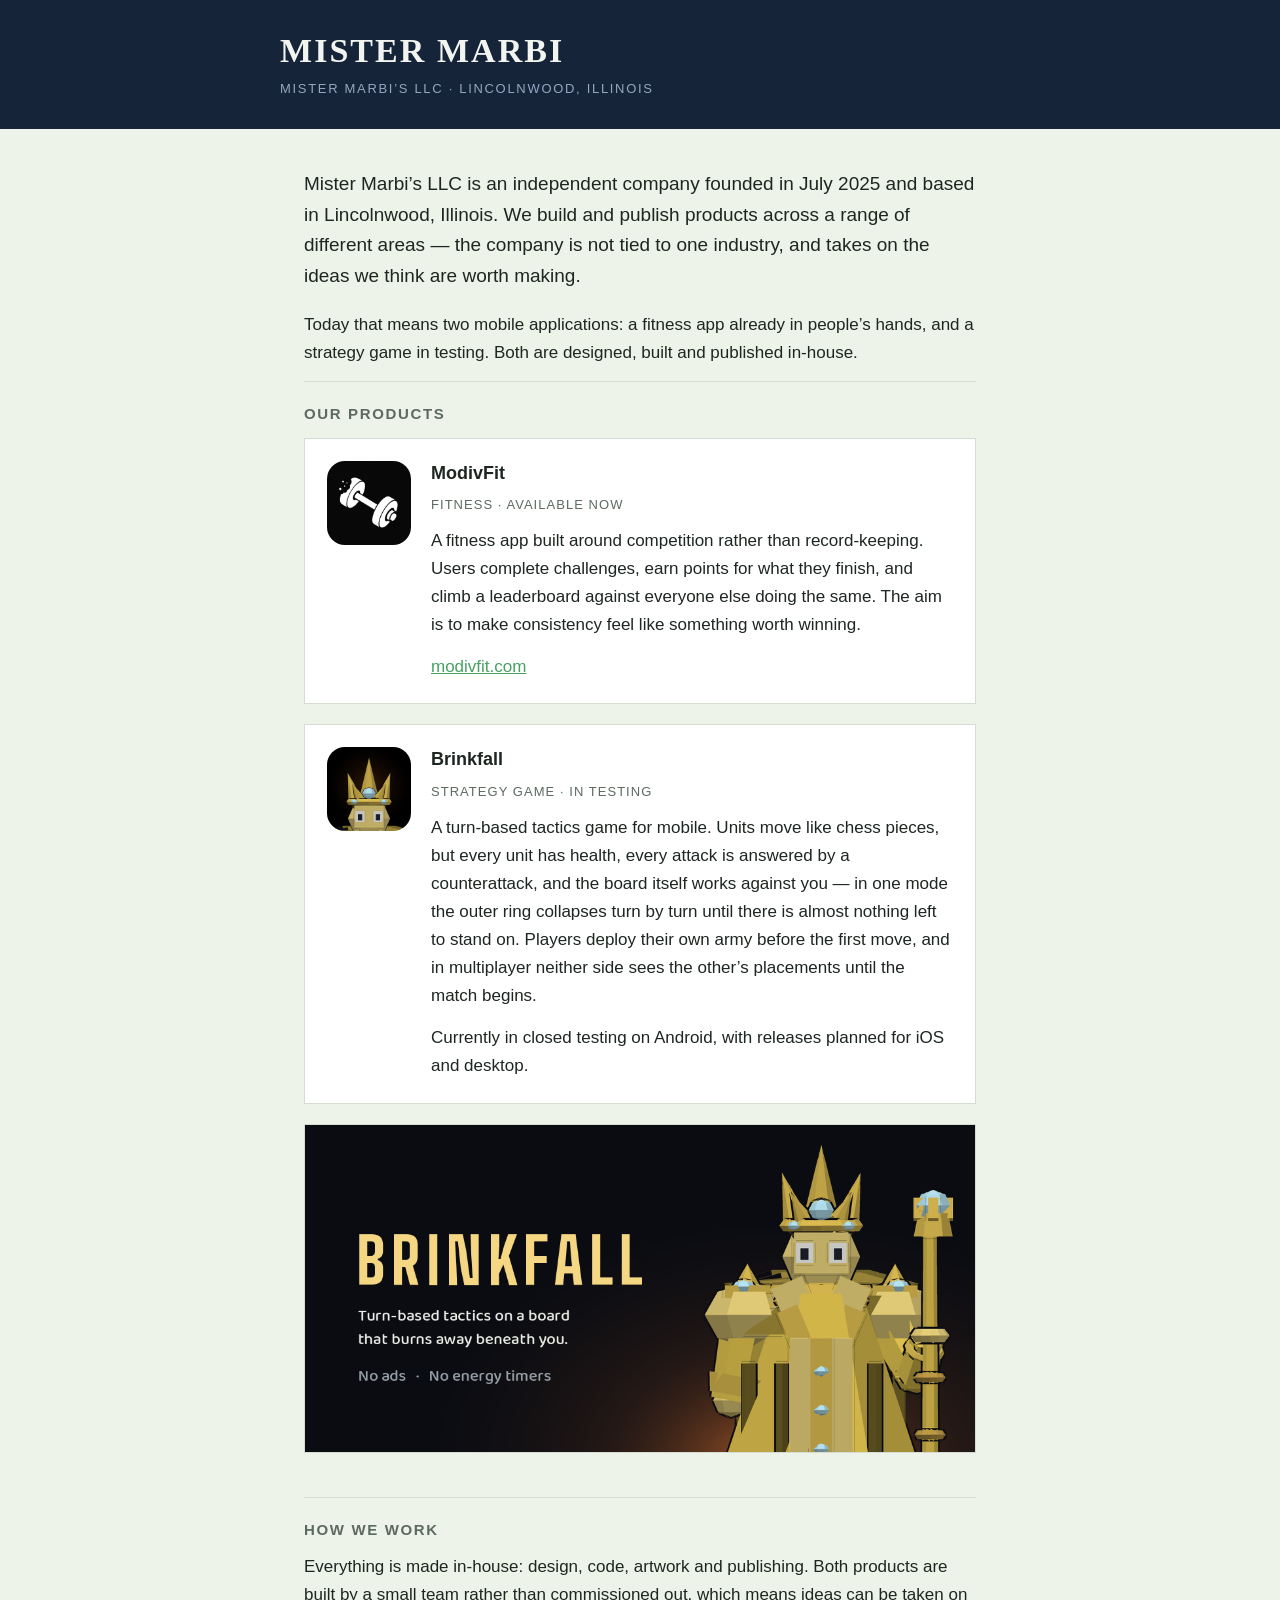
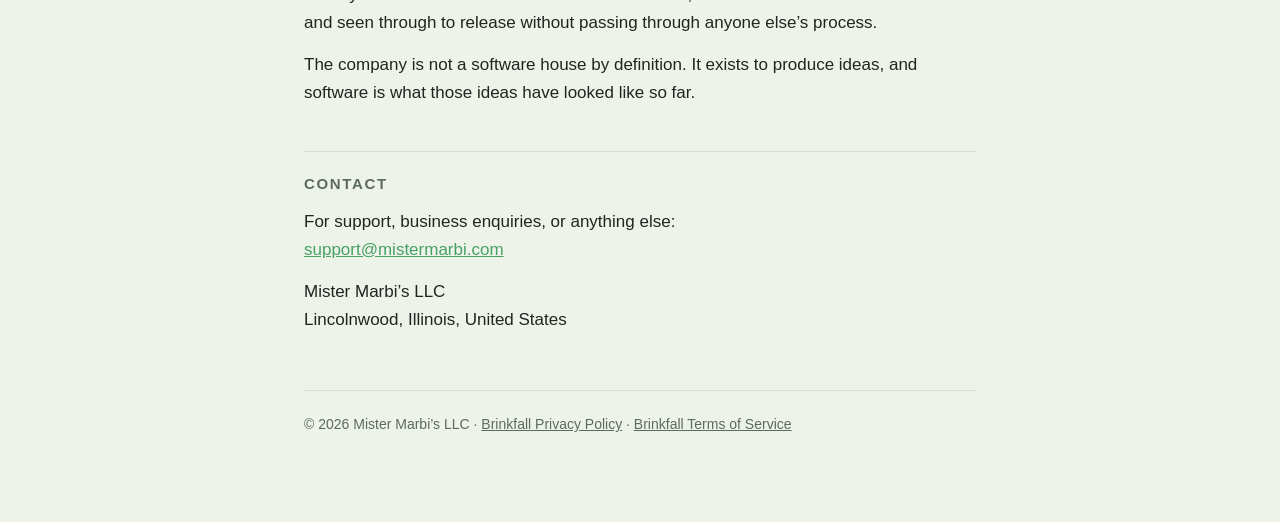
<file: index.html>
<!DOCTYPE html>
<html lang="en">
<head>
<meta charset="utf-8">
<meta name="viewport" content="width=device-width, initial-scale=1">
<title>Mister Marbi's LLC</title>
<meta name="description" content="Mister Marbi's LLC is an independent company in Lincolnwood, Illinois, building products across a range of areas. Makers of ModivFit and Brinkfall.">
<link rel="stylesheet" href="style.css">
</head>
<body>

<header>
  <div class="bar">
    <h1 class="wordmark">MISTER MARBI</h1>
    <p class="doctype">Mister Marbi&rsquo;s LLC &middot; Lincolnwood, Illinois</p>
  </div>
</header>

<main>

<p class="lede">Mister Marbi&rsquo;s LLC is an independent company founded in
July 2025 and based in Lincolnwood, Illinois. We build and publish products
across a range of different areas &mdash; the company is not tied to one
industry, and takes on the ideas we think are worth making.</p>

<p>Today that means two mobile applications: a fitness app already in
people&rsquo;s hands, and a strategy game in testing. Both are designed,
built and published in-house.</p>

<h2>Our products</h2>

<div class="product">
  <img src="modivfit.png" alt="ModivFit app icon" class="badge">
  <div class="product-body">
    <h3>ModivFit</h3>
    <p class="tag">Fitness &middot; Available now</p>
    <p>A fitness app built around competition rather than record-keeping.
    Users complete challenges, earn points for what they finish, and climb a
    leaderboard against everyone else doing the same. The aim is to make
    consistency feel like something worth winning.</p>
    <p><a href="https://modivfit.com">modivfit.com</a></p>
  </div>
</div>

<div class="product">
  <img src="brinkfall.png" alt="Brinkfall app icon" class="badge">
  <div class="product-body">
    <h3>Brinkfall</h3>
    <p class="tag">Strategy game &middot; In testing</p>
    <p>A turn-based tactics game for mobile. Units move like chess pieces,
    but every unit has health, every attack is answered by a counterattack,
    and the board itself works against you &mdash; in one mode the outer ring
    collapses turn by turn until there is almost nothing left to stand on.
    Players deploy their own army before the first move, and in multiplayer
    neither side sees the other&rsquo;s placements until the match begins.</p>
    <p>Currently in closed testing on Android, with releases planned for iOS
    and desktop.</p>
  </div>
</div>

<img src="brinkfall-wide.png" alt="Brinkfall" class="shot">

<h2>How we work</h2>

<p>Everything is made in-house: design, code, artwork and publishing. Both
products are built by a small team rather than commissioned out, which means
ideas can be taken on and seen through to release without passing through
anyone else&rsquo;s process.</p>

<p>The company is not a software house by definition. It exists to produce
ideas, and software is what those ideas have looked like so far.</p>

<h2>Contact</h2>

<p>For support, business enquiries, or anything else:<br>
<a href="mailto:support@mistermarbi.com">support@mistermarbi.com</a></p>

<p>Mister Marbi&rsquo;s LLC<br>
Lincolnwood, Illinois, United States</p>

<footer>
  <p>&copy; 2026 Mister Marbi&rsquo;s LLC &middot;
     <a href="privacy.html">Brinkfall Privacy Policy</a> &middot;
     <a href="terms.html">Brinkfall Terms of Service</a></p>
</footer>

</main>
</body>
</html>
</file>
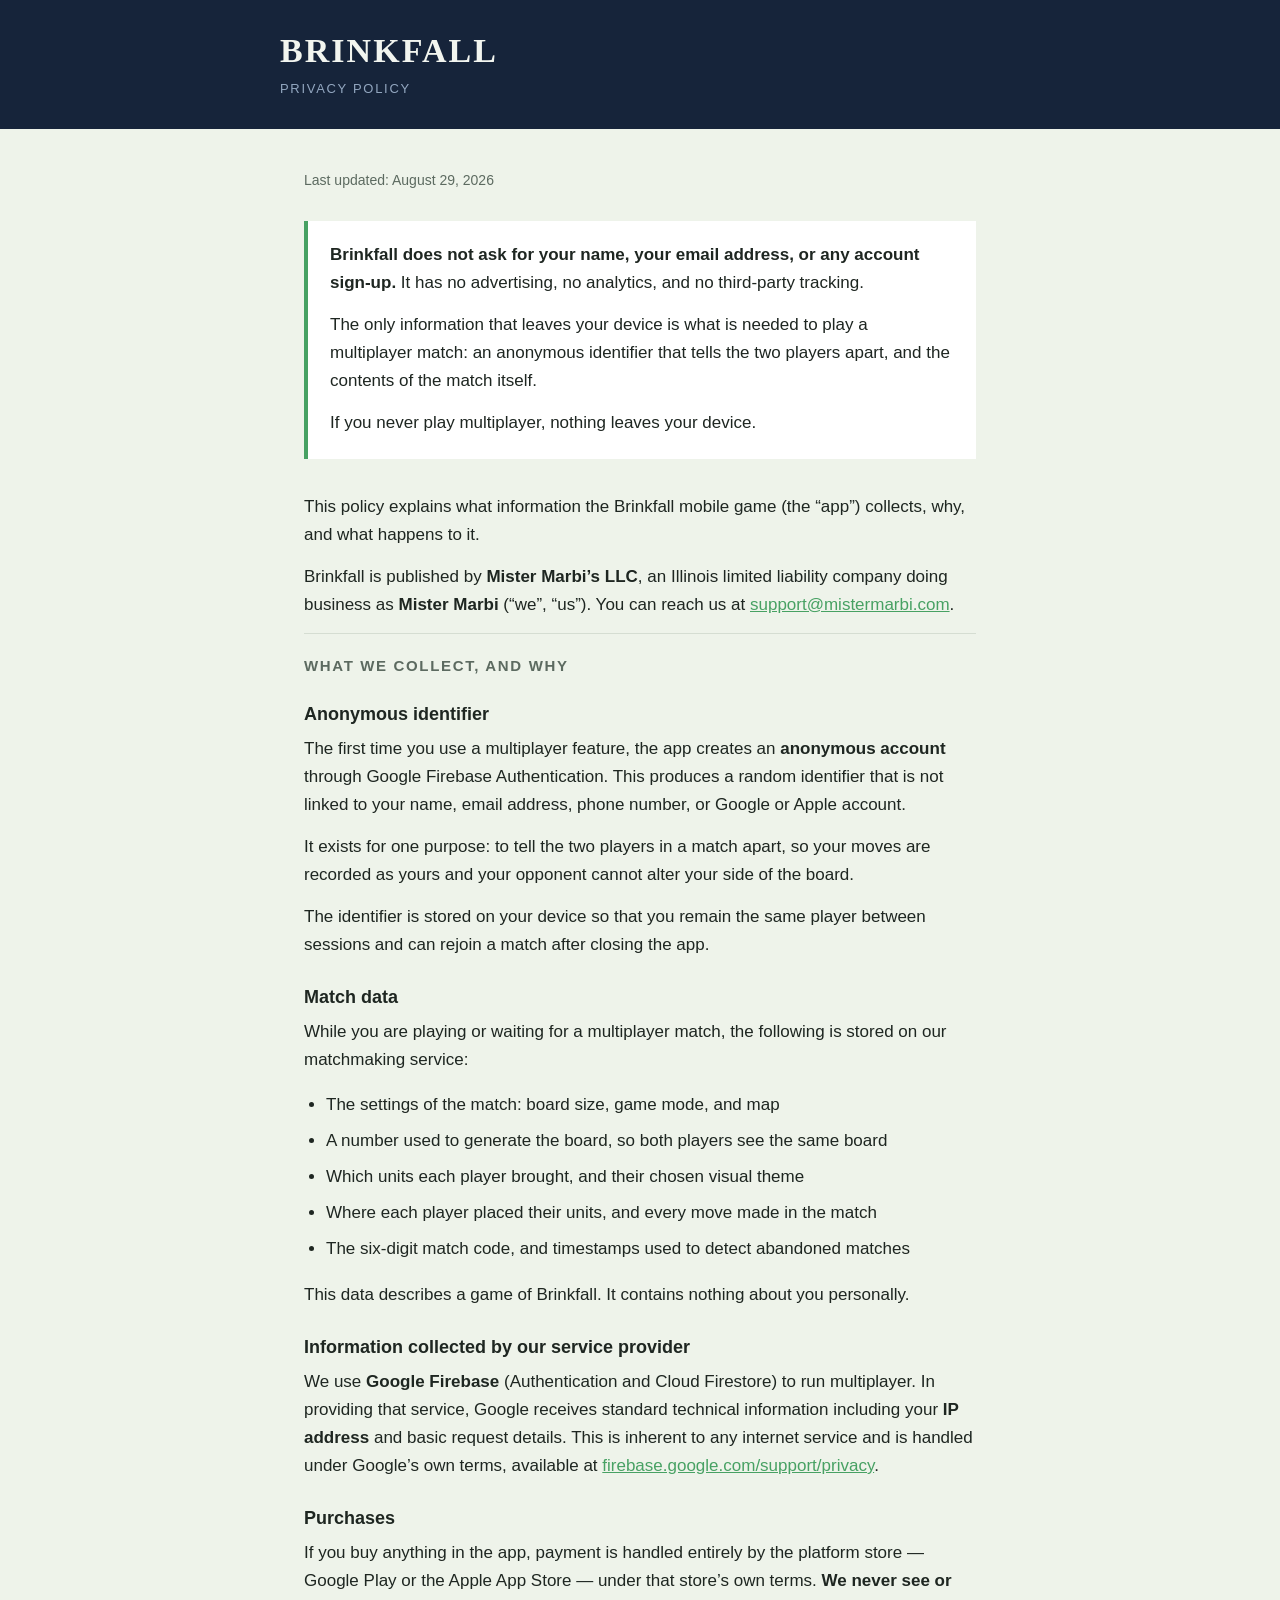
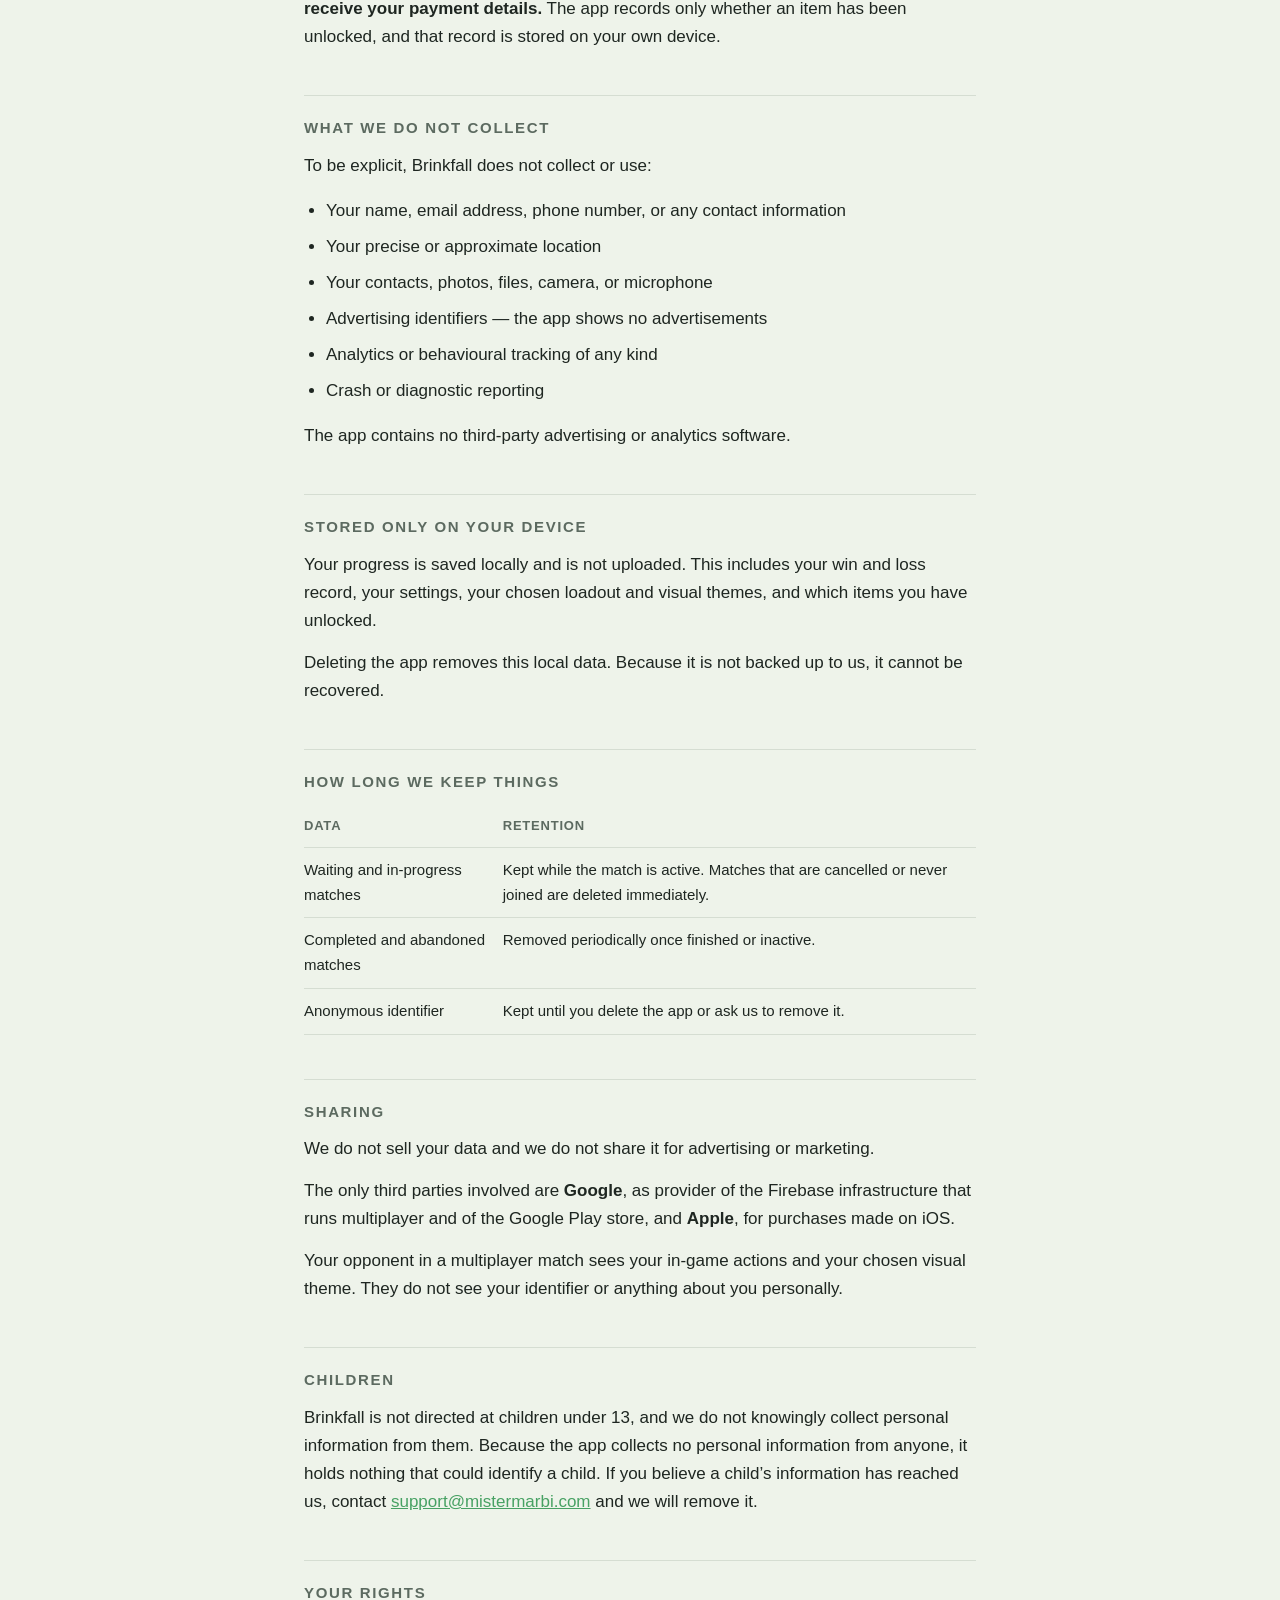
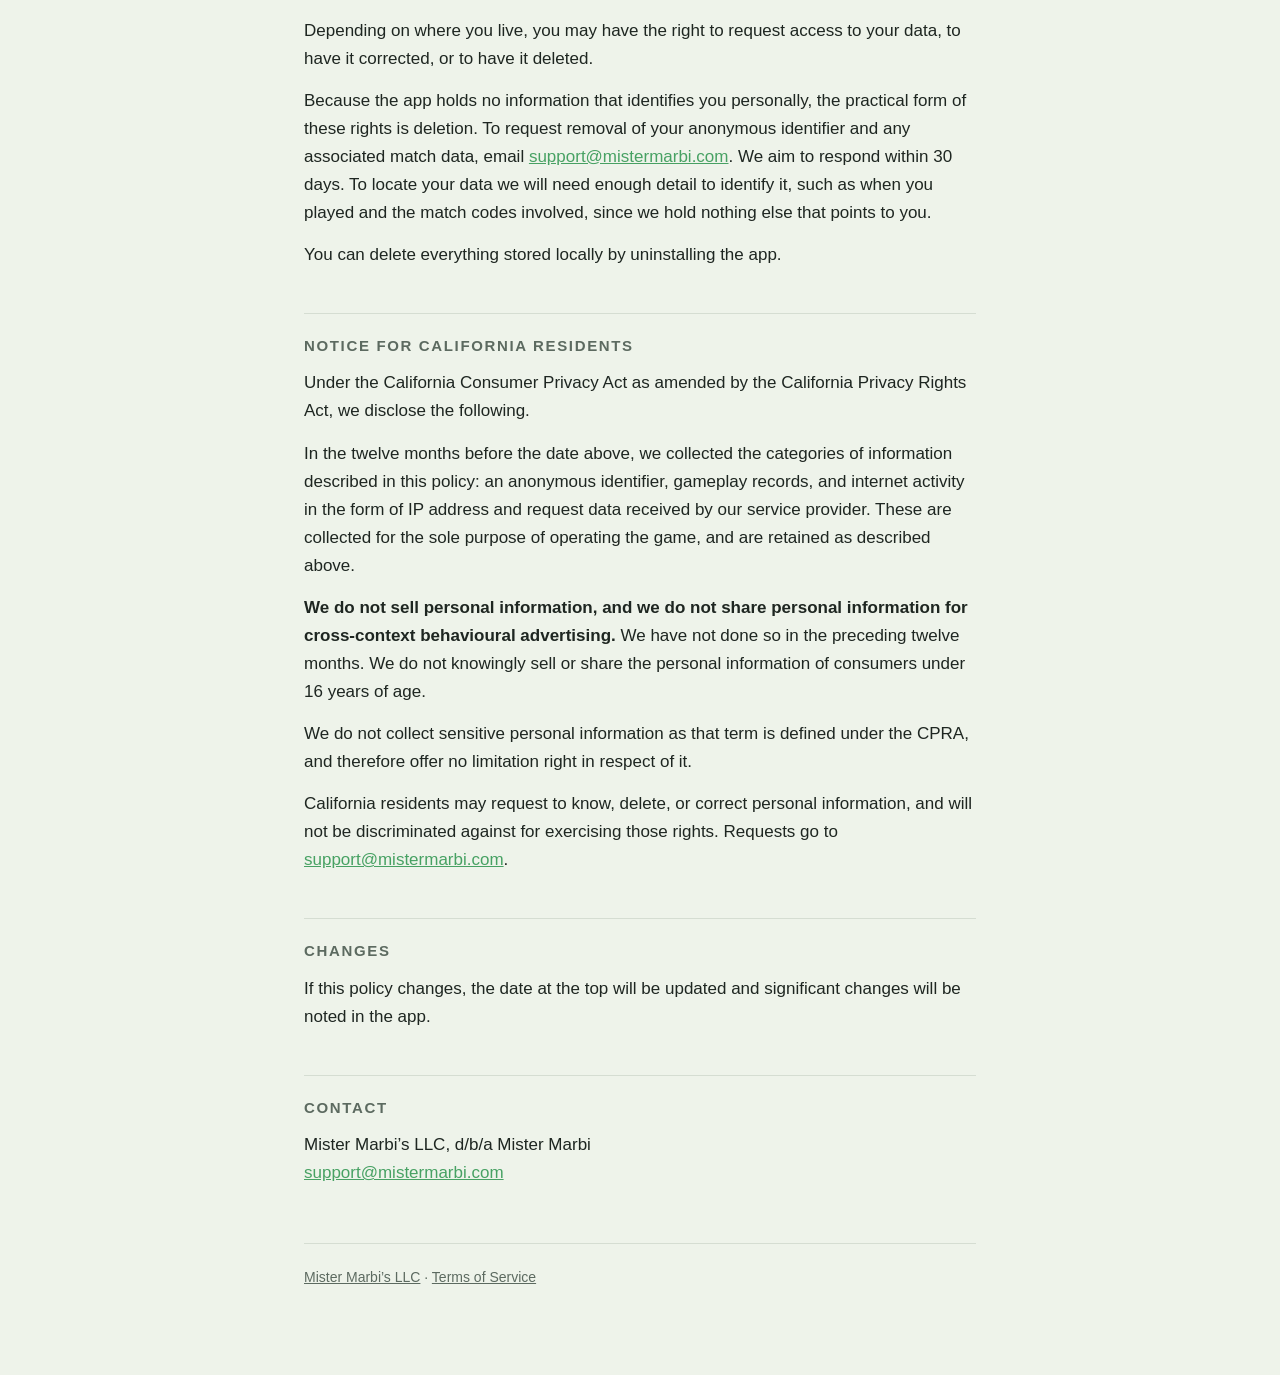
<file: privacy.html>
<!DOCTYPE html>
<html lang="en">
<head>
<meta charset="utf-8">
<meta name="viewport" content="width=device-width, initial-scale=1">
<title>Privacy Policy — Brinkfall</title>
<meta name="description" content="Privacy policy for the Brinkfall mobile game by Mister Marbi's LLC.">
<link rel="stylesheet" href="style.css">
</head>
<body>

<header>
  <div class="bar">
    <h1 class="wordmark"><a href="index.html">BRINKFALL</a></h1>
    <p class="doctype">Privacy Policy</p>
  </div>
</header>

<main>

<p class="updated">Last updated: August 29, 2026</p>

<div class="summary">
  <p><strong>Brinkfall does not ask for your name, your email address, or any
  account sign-up.</strong> It has no advertising, no analytics, and no
  third-party tracking.</p>
  <p>The only information that leaves your device is what is needed to play a
  multiplayer match: an anonymous identifier that tells the two players
  apart, and the contents of the match itself.</p>
  <p>If you never play multiplayer, nothing leaves your device.</p>
</div>

<p>This policy explains what information the Brinkfall mobile game (the
&ldquo;app&rdquo;) collects, why, and what happens to it.</p>

<p>Brinkfall is published by <strong>Mister Marbi&rsquo;s LLC</strong>, an
Illinois limited liability company doing business as <strong>Mister
Marbi</strong> (&ldquo;we&rdquo;, &ldquo;us&rdquo;). You can reach us at
<a href="mailto:support@mistermarbi.com">support@mistermarbi.com</a>.</p>

<h2>What we collect, and why</h2>

<h3>Anonymous identifier</h3>
<p>The first time you use a multiplayer feature, the app creates an
<strong>anonymous account</strong> through Google Firebase Authentication.
This produces a random identifier that is not linked to your name, email
address, phone number, or Google or Apple account.</p>
<p>It exists for one purpose: to tell the two players in a match apart, so
your moves are recorded as yours and your opponent cannot alter your side of
the board.</p>
<p>The identifier is stored on your device so that you remain the same player
between sessions and can rejoin a match after closing the app.</p>

<h3>Match data</h3>
<p>While you are playing or waiting for a multiplayer match, the following is
stored on our matchmaking service:</p>
<ul>
  <li>The settings of the match: board size, game mode, and map</li>
  <li>A number used to generate the board, so both players see the same board</li>
  <li>Which units each player brought, and their chosen visual theme</li>
  <li>Where each player placed their units, and every move made in the match</li>
  <li>The six-digit match code, and timestamps used to detect abandoned matches</li>
</ul>
<p>This data describes a game of Brinkfall. It contains nothing about you
personally.</p>

<h3>Information collected by our service provider</h3>
<p>We use <strong>Google Firebase</strong> (Authentication and Cloud
Firestore) to run multiplayer. In providing that service, Google receives
standard technical information including your <strong>IP address</strong> and
basic request details. This is inherent to any internet service and is
handled under Google&rsquo;s own terms, available at
<a href="https://firebase.google.com/support/privacy">firebase.google.com/support/privacy</a>.</p>

<h3>Purchases</h3>
<p>If you buy anything in the app, payment is handled entirely by the platform
store &mdash; Google Play or the Apple App Store &mdash; under that
store&rsquo;s own terms. <strong>We never see or receive your payment
details.</strong> The app records only whether an item has been unlocked, and
that record is stored on your own device.</p>

<h2>What we do not collect</h2>
<p>To be explicit, Brinkfall does not collect or use:</p>
<ul>
  <li>Your name, email address, phone number, or any contact information</li>
  <li>Your precise or approximate location</li>
  <li>Your contacts, photos, files, camera, or microphone</li>
  <li>Advertising identifiers &mdash; the app shows no advertisements</li>
  <li>Analytics or behavioural tracking of any kind</li>
  <li>Crash or diagnostic reporting</li>
</ul>
<p>The app contains no third-party advertising or analytics software.</p>

<h2>Stored only on your device</h2>
<p>Your progress is saved locally and is not uploaded. This includes your win
and loss record, your settings, your chosen loadout and visual themes, and
which items you have unlocked.</p>
<p>Deleting the app removes this local data. Because it is not backed up to
us, it cannot be recovered.</p>

<h2>How long we keep things</h2>
<table>
  <tr><th>Data</th><th>Retention</th></tr>
  <tr>
    <td>Waiting and in-progress matches</td>
    <td>Kept while the match is active. Matches that are cancelled or never
    joined are deleted immediately.</td>
  </tr>
  <tr>
    <td>Completed and abandoned matches</td>
    <td>Removed periodically once finished or inactive.</td>
  </tr>
  <tr>
    <td>Anonymous identifier</td>
    <td>Kept until you delete the app or ask us to remove it.</td>
  </tr>
</table>

<h2>Sharing</h2>
<p>We do not sell your data and we do not share it for advertising or
marketing.</p>
<p>The only third parties involved are <strong>Google</strong>, as provider of
the Firebase infrastructure that runs multiplayer and of the Google Play
store, and <strong>Apple</strong>, for purchases made on iOS.</p>
<p>Your opponent in a multiplayer match sees your in-game actions and your
chosen visual theme. They do not see your identifier or anything about you
personally.</p>

<h2>Children</h2>
<p>Brinkfall is not directed at children under 13, and we do not knowingly
collect personal information from them. Because the app collects no personal
information from anyone, it holds nothing that could identify a child. If you
believe a child&rsquo;s information has reached us, contact
<a href="mailto:support@mistermarbi.com">support@mistermarbi.com</a>
and we will remove it.</p>

<h2>Your rights</h2>
<p>Depending on where you live, you may have the right to request access to
your data, to have it corrected, or to have it deleted.</p>
<p>Because the app holds no information that identifies you personally, the
practical form of these rights is deletion. To request removal of your
anonymous identifier and any associated match data, email
<a href="mailto:support@mistermarbi.com">support@mistermarbi.com</a>.
We aim to respond within 30 days. To locate your data we will need enough
detail to identify it, such as when you played and the match codes involved,
since we hold nothing else that points to you.</p>
<p>You can delete everything stored locally by uninstalling the app.</p>

<h2>Notice for California residents</h2>
<p>Under the California Consumer Privacy Act as amended by the California
Privacy Rights Act, we disclose the following.</p>
<p>In the twelve months before the date above, we collected the categories of
information described in this policy: an anonymous identifier, gameplay
records, and internet activity in the form of IP address and request data
received by our service provider. These are collected for the sole purpose of
operating the game, and are retained as described above.</p>
<p><strong>We do not sell personal information, and we do not share personal
information for cross-context behavioural advertising.</strong> We have not
done so in the preceding twelve months. We do not knowingly sell or share the
personal information of consumers under 16 years of age.</p>
<p>We do not collect sensitive personal information as that term is defined
under the CPRA, and therefore offer no limitation right in respect of it.</p>
<p>California residents may request to know, delete, or correct personal
information, and will not be discriminated against for exercising those
rights. Requests go to
<a href="mailto:support@mistermarbi.com">support@mistermarbi.com</a>.</p>

<h2>Changes</h2>
<p>If this policy changes, the date at the top will be updated and significant
changes will be noted in the app.</p>

<h2>Contact</h2>
<p>Mister Marbi&rsquo;s LLC, d/b/a Mister Marbi<br>
<a href="mailto:support@mistermarbi.com">support@mistermarbi.com</a></p>

<footer>
  <p><a href="index.html">Mister Marbi&rsquo;s LLC</a> &middot;
     <a href="terms.html">Terms of Service</a></p>
</footer>

</main>
</body>
</html>
</file>
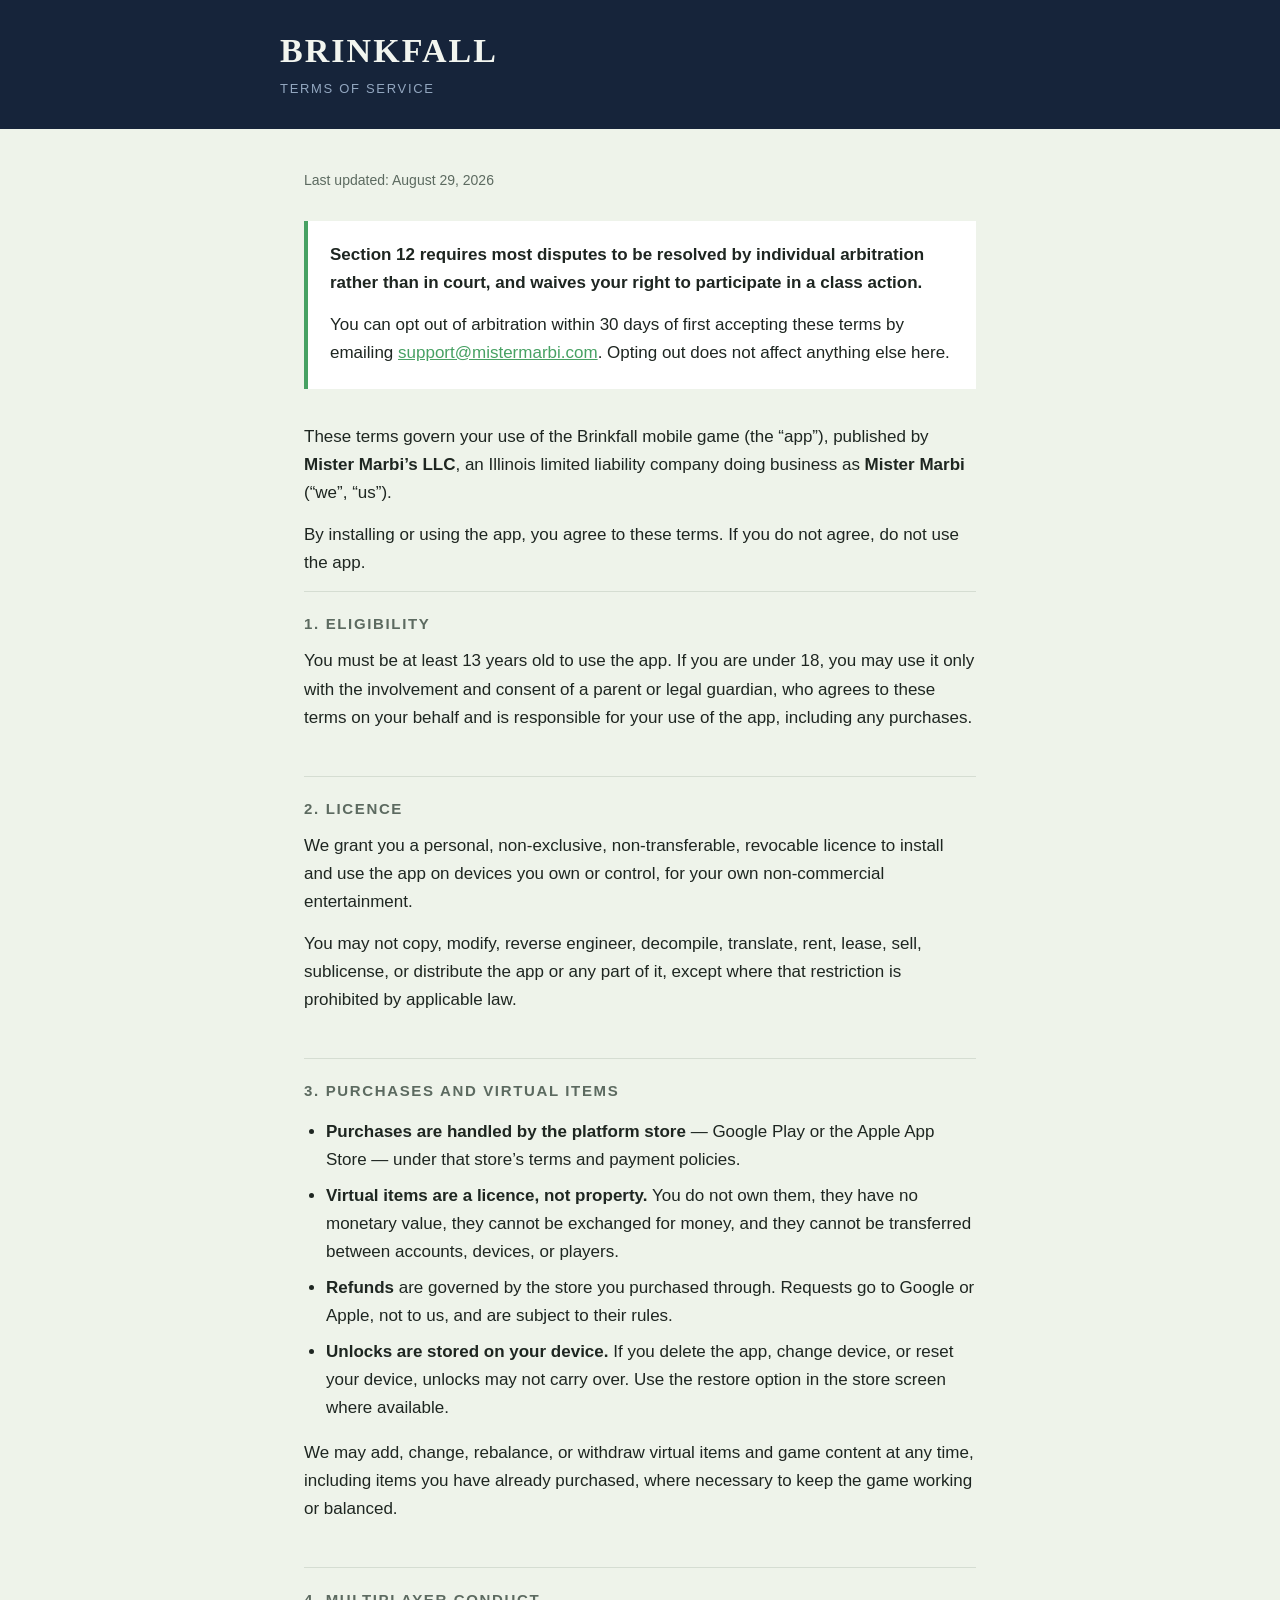
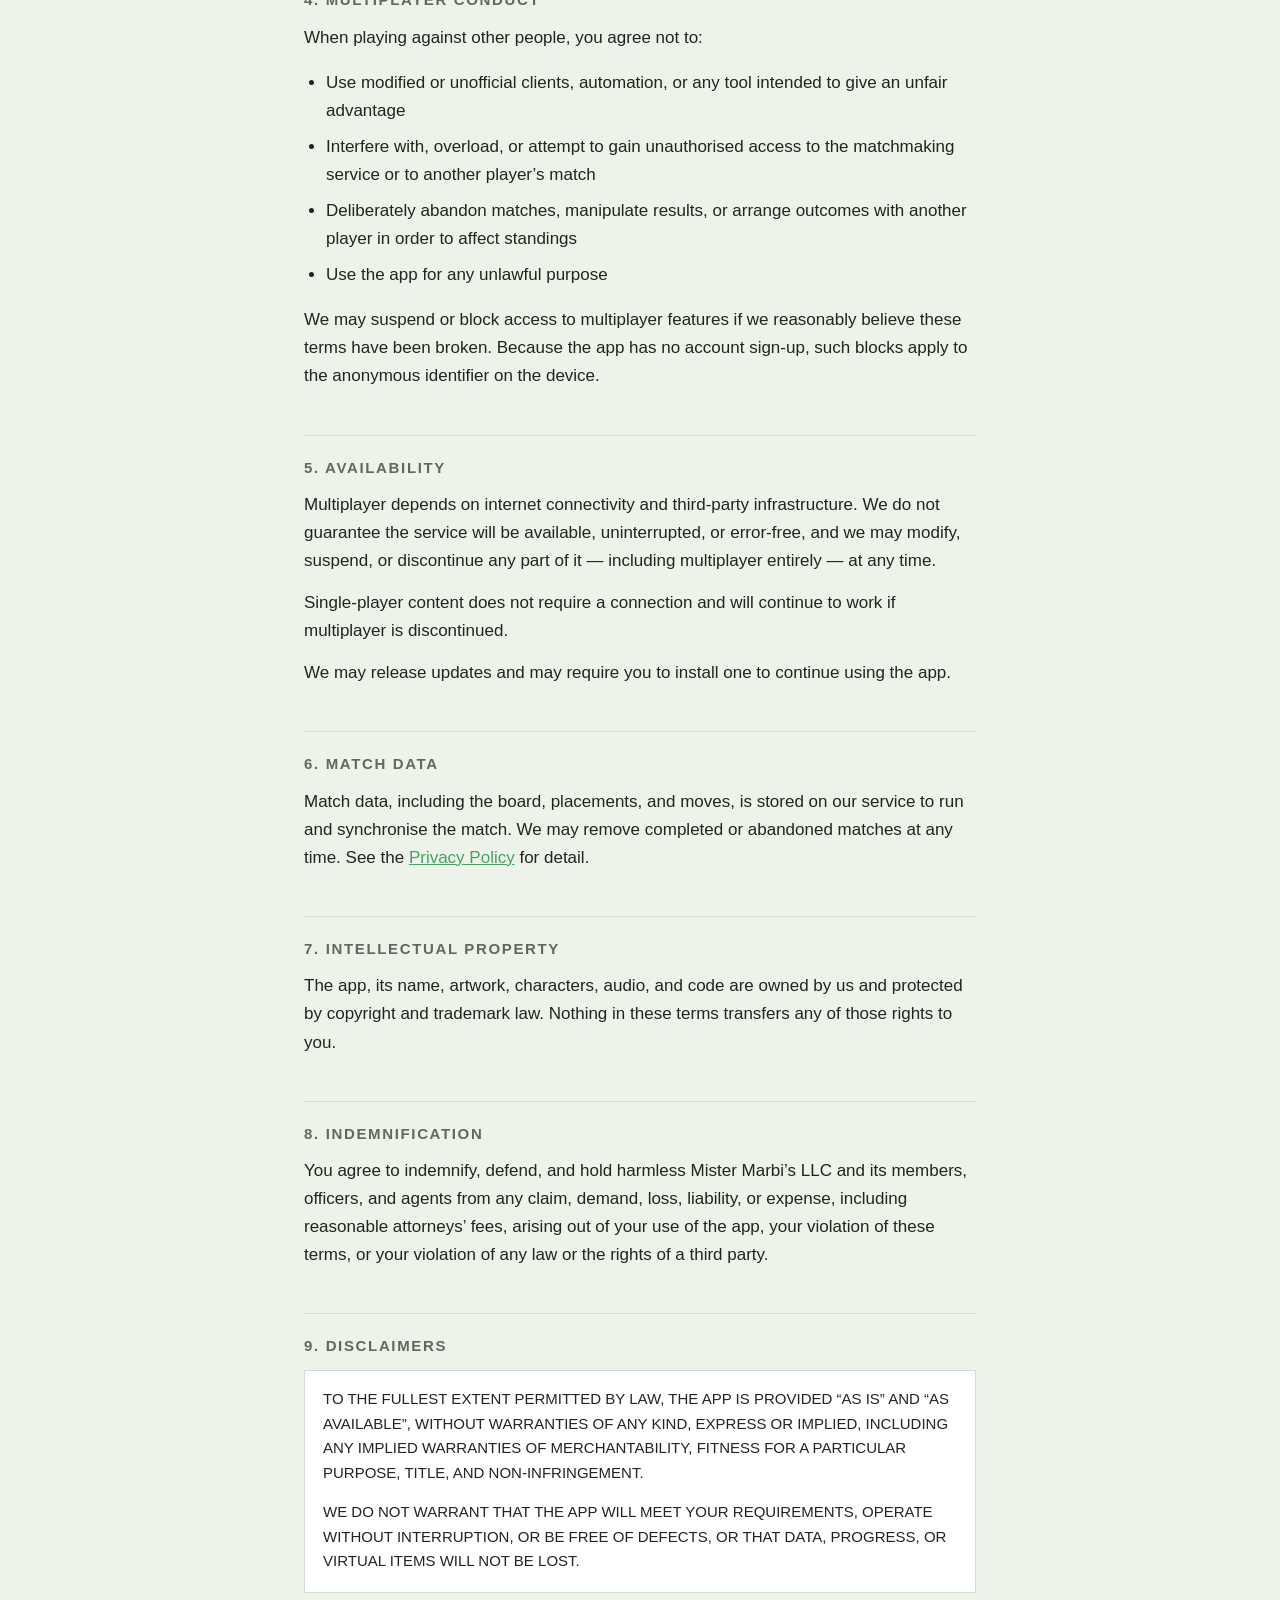
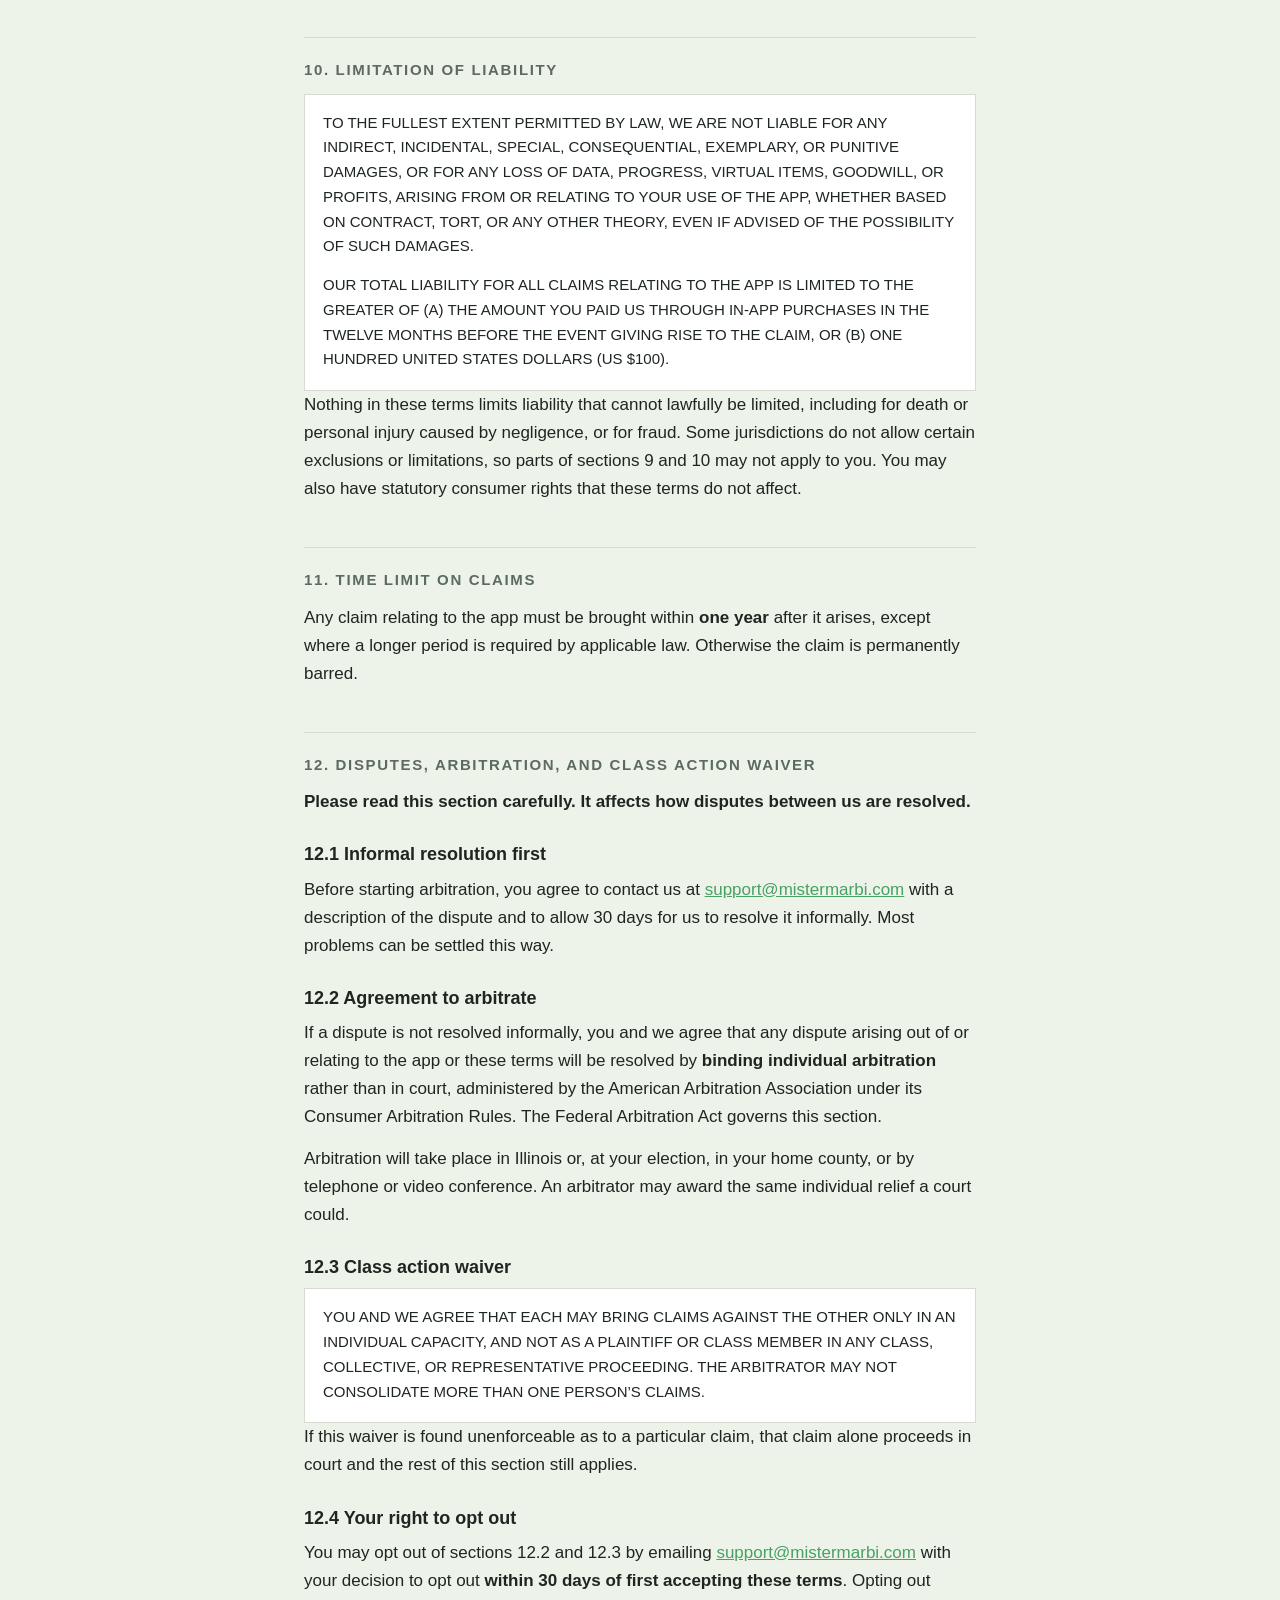
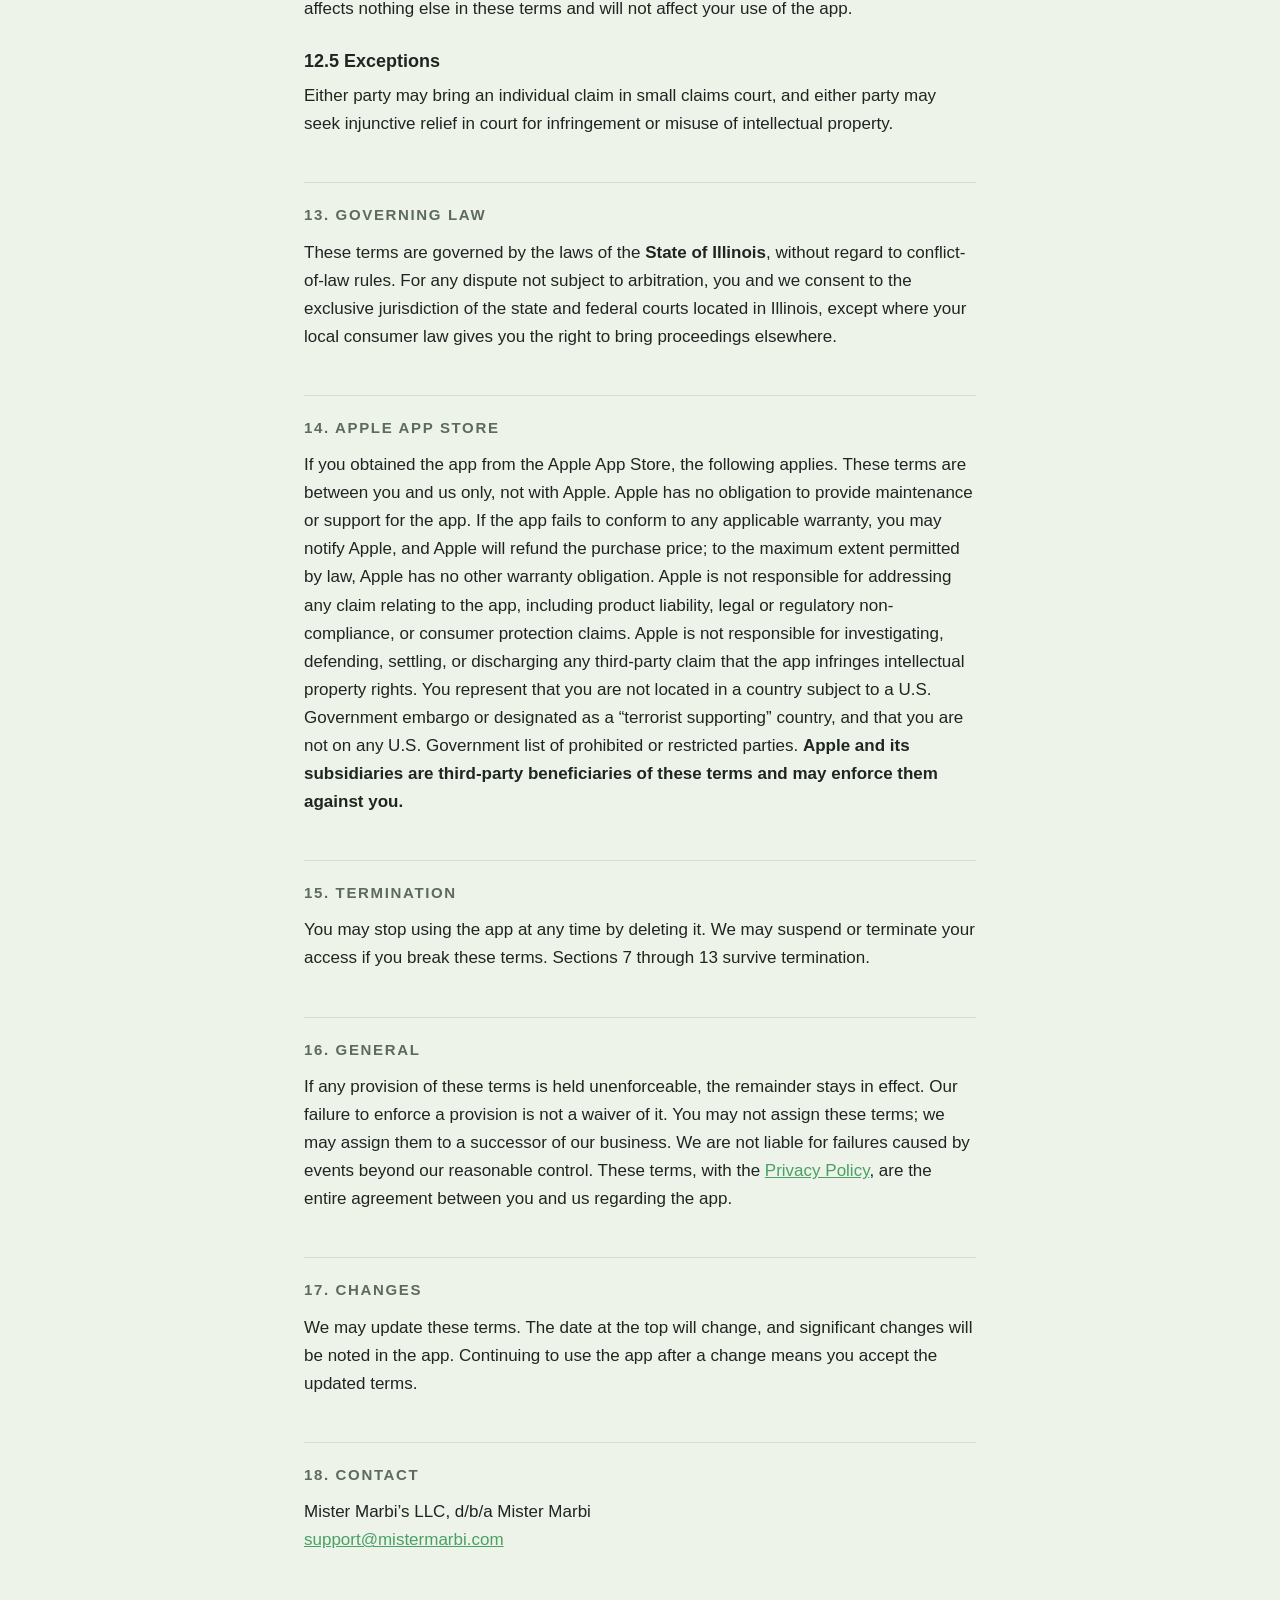
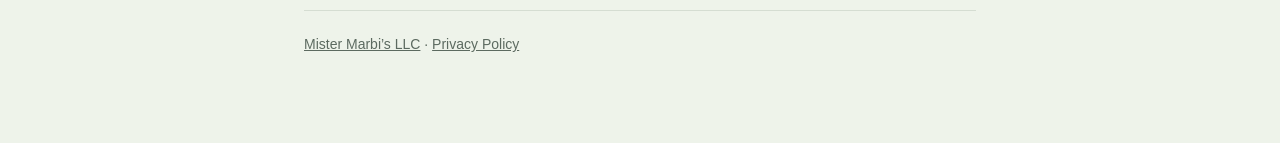
<file: terms.html>
<!DOCTYPE html>
<html lang="en">
<head>
<meta charset="utf-8">
<meta name="viewport" content="width=device-width, initial-scale=1">
<title>Terms of Service — Brinkfall</title>
<meta name="description" content="Terms of service for the Brinkfall mobile game by Mister Marbi's LLC.">
<link rel="stylesheet" href="style.css">
</head>
<body>

<header>
  <div class="bar">
    <h1 class="wordmark"><a href="index.html">BRINKFALL</a></h1>
    <p class="doctype">Terms of Service</p>
  </div>
</header>

<main>

<p class="updated">Last updated: August 29, 2026</p>

<div class="summary">
  <p><strong>Section 12 requires most disputes to be resolved by individual
  arbitration rather than in court, and waives your right to participate in a
  class action.</strong></p>
  <p>You can opt out of arbitration within 30 days of first accepting these
  terms by emailing
  <a href="mailto:support@mistermarbi.com">support@mistermarbi.com</a>.
  Opting out does not affect anything else here.</p>
</div>

<p>These terms govern your use of the Brinkfall mobile game (the
&ldquo;app&rdquo;), published by <strong>Mister Marbi&rsquo;s LLC</strong>, an
Illinois limited liability company doing business as <strong>Mister
Marbi</strong> (&ldquo;we&rdquo;, &ldquo;us&rdquo;).</p>

<p>By installing or using the app, you agree to these terms. If you do not
agree, do not use the app.</p>

<h2>1. Eligibility</h2>
<p>You must be at least 13 years old to use the app. If you are under 18, you
may use it only with the involvement and consent of a parent or legal
guardian, who agrees to these terms on your behalf and is responsible for
your use of the app, including any purchases.</p>

<h2>2. Licence</h2>
<p>We grant you a personal, non-exclusive, non-transferable, revocable licence
to install and use the app on devices you own or control, for your own
non-commercial entertainment.</p>
<p>You may not copy, modify, reverse engineer, decompile, translate, rent,
lease, sell, sublicense, or distribute the app or any part of it, except
where that restriction is prohibited by applicable law.</p>

<h2>3. Purchases and virtual items</h2>
<ul>
  <li><strong>Purchases are handled by the platform store</strong> &mdash;
  Google Play or the Apple App Store &mdash; under that store&rsquo;s terms
  and payment policies.</li>
  <li><strong>Virtual items are a licence, not property.</strong> You do not
  own them, they have no monetary value, they cannot be exchanged for money,
  and they cannot be transferred between accounts, devices, or players.</li>
  <li><strong>Refunds</strong> are governed by the store you purchased
  through. Requests go to Google or Apple, not to us, and are subject to
  their rules.</li>
  <li><strong>Unlocks are stored on your device.</strong> If you delete the
  app, change device, or reset your device, unlocks may not carry over. Use
  the restore option in the store screen where available.</li>
</ul>
<p>We may add, change, rebalance, or withdraw virtual items and game content
at any time, including items you have already purchased, where necessary to
keep the game working or balanced.</p>

<h2>4. Multiplayer conduct</h2>
<p>When playing against other people, you agree not to:</p>
<ul>
  <li>Use modified or unofficial clients, automation, or any tool intended to
  give an unfair advantage</li>
  <li>Interfere with, overload, or attempt to gain unauthorised access to the
  matchmaking service or to another player&rsquo;s match</li>
  <li>Deliberately abandon matches, manipulate results, or arrange outcomes
  with another player in order to affect standings</li>
  <li>Use the app for any unlawful purpose</li>
</ul>
<p>We may suspend or block access to multiplayer features if we reasonably
believe these terms have been broken. Because the app has no account sign-up,
such blocks apply to the anonymous identifier on the device.</p>

<h2>5. Availability</h2>
<p>Multiplayer depends on internet connectivity and third-party
infrastructure. We do not guarantee the service will be available,
uninterrupted, or error-free, and we may modify, suspend, or discontinue any
part of it &mdash; including multiplayer entirely &mdash; at any time.</p>
<p>Single-player content does not require a connection and will continue to
work if multiplayer is discontinued.</p>
<p>We may release updates and may require you to install one to continue
using the app.</p>

<h2>6. Match data</h2>
<p>Match data, including the board, placements, and moves, is stored on our
service to run and synchronise the match. We may remove completed or
abandoned matches at any time. See the
<a href="privacy.html">Privacy Policy</a> for detail.</p>

<h2>7. Intellectual property</h2>
<p>The app, its name, artwork, characters, audio, and code are owned by us and
protected by copyright and trademark law. Nothing in these terms transfers
any of those rights to you.</p>

<h2>8. Indemnification</h2>
<p>You agree to indemnify, defend, and hold harmless Mister Marbi&rsquo;s LLC
and its members, officers, and agents from any claim, demand, loss,
liability, or expense, including reasonable attorneys&rsquo; fees, arising
out of your use of the app, your violation of these terms, or your violation
of any law or the rights of a third party.</p>

<h2>9. Disclaimers</h2>
<div class="caps">
  <p>TO THE FULLEST EXTENT PERMITTED BY LAW, THE APP IS PROVIDED
  &ldquo;AS IS&rdquo; AND &ldquo;AS AVAILABLE&rdquo;, WITHOUT WARRANTIES OF
  ANY KIND, EXPRESS OR IMPLIED, INCLUDING ANY IMPLIED WARRANTIES OF
  MERCHANTABILITY, FITNESS FOR A PARTICULAR PURPOSE, TITLE, AND
  NON-INFRINGEMENT.</p>
  <p>WE DO NOT WARRANT THAT THE APP WILL MEET YOUR REQUIREMENTS, OPERATE
  WITHOUT INTERRUPTION, OR BE FREE OF DEFECTS, OR THAT DATA, PROGRESS, OR
  VIRTUAL ITEMS WILL NOT BE LOST.</p>
</div>

<h2>10. Limitation of liability</h2>
<div class="caps">
  <p>TO THE FULLEST EXTENT PERMITTED BY LAW, WE ARE NOT LIABLE FOR ANY
  INDIRECT, INCIDENTAL, SPECIAL, CONSEQUENTIAL, EXEMPLARY, OR PUNITIVE
  DAMAGES, OR FOR ANY LOSS OF DATA, PROGRESS, VIRTUAL ITEMS, GOODWILL, OR
  PROFITS, ARISING FROM OR RELATING TO YOUR USE OF THE APP, WHETHER BASED ON
  CONTRACT, TORT, OR ANY OTHER THEORY, EVEN IF ADVISED OF THE POSSIBILITY OF
  SUCH DAMAGES.</p>
  <p>OUR TOTAL LIABILITY FOR ALL CLAIMS RELATING TO THE APP IS LIMITED TO THE
  GREATER OF (A) THE AMOUNT YOU PAID US THROUGH IN-APP PURCHASES IN THE
  TWELVE MONTHS BEFORE THE EVENT GIVING RISE TO THE CLAIM, OR (B) ONE HUNDRED
  UNITED STATES DOLLARS (US $100).</p>
</div>
<p>Nothing in these terms limits liability that cannot lawfully be limited,
including for death or personal injury caused by negligence, or for fraud.
Some jurisdictions do not allow certain exclusions or limitations, so parts
of sections 9 and 10 may not apply to you. You may also have statutory
consumer rights that these terms do not affect.</p>

<h2>11. Time limit on claims</h2>
<p>Any claim relating to the app must be brought within <strong>one year</strong>
after it arises, except where a longer period is required by applicable law.
Otherwise the claim is permanently barred.</p>

<h2>12. Disputes, arbitration, and class action waiver</h2>
<p><strong>Please read this section carefully. It affects how disputes between
us are resolved.</strong></p>

<h3>12.1 Informal resolution first</h3>
<p>Before starting arbitration, you agree to contact us at
<a href="mailto:support@mistermarbi.com">support@mistermarbi.com</a>
with a description of the dispute and to allow 30 days for us to resolve it
informally. Most problems can be settled this way.</p>

<h3>12.2 Agreement to arbitrate</h3>
<p>If a dispute is not resolved informally, you and we agree that any dispute
arising out of or relating to the app or these terms will be resolved by
<strong>binding individual arbitration</strong> rather than in court,
administered by the American Arbitration Association under its Consumer
Arbitration Rules. The Federal Arbitration Act governs this section.</p>
<p>Arbitration will take place in Illinois or, at your election, in your home
county, or by telephone or video conference. An arbitrator may award the same
individual relief a court could.</p>

<h3>12.3 Class action waiver</h3>
<div class="caps">
  <p>YOU AND WE AGREE THAT EACH MAY BRING CLAIMS AGAINST THE OTHER ONLY IN AN
  INDIVIDUAL CAPACITY, AND NOT AS A PLAINTIFF OR CLASS MEMBER IN ANY CLASS,
  COLLECTIVE, OR REPRESENTATIVE PROCEEDING. THE ARBITRATOR MAY NOT CONSOLIDATE
  MORE THAN ONE PERSON&rsquo;S CLAIMS.</p>
</div>
<p>If this waiver is found unenforceable as to a particular claim, that claim
alone proceeds in court and the rest of this section still applies.</p>

<h3>12.4 Your right to opt out</h3>
<p>You may opt out of sections 12.2 and 12.3 by emailing
<a href="mailto:support@mistermarbi.com">support@mistermarbi.com</a>
with your decision to opt out <strong>within 30 days of first accepting these
terms</strong>. Opting out affects nothing else in these terms and will not
affect your use of the app.</p>

<h3>12.5 Exceptions</h3>
<p>Either party may bring an individual claim in small claims court, and
either party may seek injunctive relief in court for infringement or misuse
of intellectual property.</p>

<h2>13. Governing law</h2>
<p>These terms are governed by the laws of the <strong>State of
Illinois</strong>, without regard to conflict-of-law rules. For any dispute
not subject to arbitration, you and we consent to the exclusive jurisdiction
of the state and federal courts located in Illinois, except where your local
consumer law gives you the right to bring proceedings elsewhere.</p>

<h2>14. Apple App Store</h2>
<p>If you obtained the app from the Apple App Store, the following applies.
These terms are between you and us only, not with Apple. Apple has no
obligation to provide maintenance or support for the app. If the app fails to
conform to any applicable warranty, you may notify Apple, and Apple will
refund the purchase price; to the maximum extent permitted by law, Apple has
no other warranty obligation. Apple is not responsible for addressing any
claim relating to the app, including product liability, legal or regulatory
non-compliance, or consumer protection claims. Apple is not responsible for
investigating, defending, settling, or discharging any third-party claim that
the app infringes intellectual property rights. You represent that you are
not located in a country subject to a U.S. Government embargo or designated
as a &ldquo;terrorist supporting&rdquo; country, and that you are not on any
U.S. Government list of prohibited or restricted parties.
<strong>Apple and its subsidiaries are third-party beneficiaries of these
terms and may enforce them against you.</strong></p>

<h2>15. Termination</h2>
<p>You may stop using the app at any time by deleting it. We may suspend or
terminate your access if you break these terms. Sections 7 through 13
survive termination.</p>

<h2>16. General</h2>
<p>If any provision of these terms is held unenforceable, the remainder stays
in effect. Our failure to enforce a provision is not a waiver of it. You may
not assign these terms; we may assign them to a successor of our business.
We are not liable for failures caused by events beyond our reasonable
control. These terms, with the <a href="privacy.html">Privacy Policy</a>, are
the entire agreement between you and us regarding the app.</p>

<h2>17. Changes</h2>
<p>We may update these terms. The date at the top will change, and
significant changes will be noted in the app. Continuing to use the app after
a change means you accept the updated terms.</p>

<h2>18. Contact</h2>
<p>Mister Marbi&rsquo;s LLC, d/b/a Mister Marbi<br>
<a href="mailto:support@mistermarbi.com">support@mistermarbi.com</a></p>

<footer>
  <p><a href="index.html">Mister Marbi&rsquo;s LLC</a> &middot;
     <a href="privacy.html">Privacy Policy</a></p>
</footer>

</main>
</body>
</html>
</file>
<file: style.css>
:root {
  --night: #16243a;
  --ink: #1e2621;
  --ink-soft: #5c6a60;
  --paper: #eef3ea;
  --card: #ffffff;
  --green: #47a163;
  --rule: #d5ddd2;
}

* { box-sizing: border-box; }

html { -webkit-text-size-adjust: 100%; }

body {
  margin: 0;
  background: var(--paper);
  color: var(--ink);
  font: 400 17px/1.65 -apple-system, BlinkMacSystemFont, "Segoe UI", Roboto,
        "Helvetica Neue", Arial, sans-serif;
}

header {
  background: var(--night);
  padding: 34px 24px 30px;
}

.bar { max-width: 720px; margin: 0 auto; }

.wordmark {
  font: 700 34px/1 "Iowan Old Style", Palatino, "Palatino Linotype",
        Georgia, serif;
  letter-spacing: 0.06em;
  color: #f2f5ef;
  margin: 0;
}

.wordmark a { color: inherit; text-decoration: none; }

.doctype {
  margin: 10px 0 0;
  font-size: 13px;
  letter-spacing: 0.13em;
  text-transform: uppercase;
  color: #93a7c0;
}

main {
  max-width: 720px;
  margin: 0 auto;
  padding: 40px 24px 72px;
}

.updated {
  font-size: 14px;
  color: var(--ink-soft);
  margin: 0 0 28px;
}

h2 {
  font: 600 15px/1.3 -apple-system, BlinkMacSystemFont, "Segoe UI", Roboto,
        Arial, sans-serif;
  letter-spacing: 0.11em;
  text-transform: uppercase;
  color: var(--ink-soft);
  margin: 44px 0 14px;
  padding-top: 22px;
  border-top: 1px solid var(--rule);
}

main > h2:first-of-type { margin-top: 8px; }

h3 {
  font: 600 18px/1.4 -apple-system, BlinkMacSystemFont, "Segoe UI", Roboto,
        Arial, sans-serif;
  margin: 26px 0 8px;
}

p, li { margin: 0 0 14px; }
ul { padding-left: 22px; }
li { margin-bottom: 8px; }

strong { font-weight: 600; }

a { color: var(--green); }
a:focus-visible, .wordmark a:focus-visible {
  outline: 2px solid var(--green);
  outline-offset: 3px;
}

/* The one emphasised block per page: the plain-language summary. */
.summary {
  background: var(--card);
  border-left: 4px solid var(--green);
  padding: 20px 22px 8px;
  margin: 0 0 34px;
}
.summary p:last-child { margin-bottom: 14px; }

table {
  width: 100%;
  border-collapse: collapse;
  margin: 0 0 20px;
  font-size: 15px;
}
th, td {
  text-align: left;
  padding: 10px 12px 10px 0;
  border-bottom: 1px solid var(--rule);
  vertical-align: top;
}
th {
  font-weight: 600;
  font-size: 13px;
  letter-spacing: 0.06em;
  text-transform: uppercase;
  color: var(--ink-soft);
}

.caps {
  background: var(--card);
  border: 1px solid var(--rule);
  padding: 16px 18px 4px;
  font-size: 15px;
}

footer {
  border-top: 1px solid var(--rule);
  margin-top: 56px;
  padding-top: 22px;
  font-size: 14px;
  color: var(--ink-soft);
}
footer a { color: var(--ink-soft); }

@media (max-width: 520px) {
  body { font-size: 16px; }
  .wordmark { font-size: 27px; }
  main { padding: 32px 20px 56px; }
}

/* ── Company homepage ─────────────────────────────────────────── */

.lede {
  font-size: 19px;
  line-height: 1.6;
  margin-bottom: 20px;
}

/* A product is an icon beside a block of text, stacking on narrow
   screens. The icons are square app icons, so they are given a fixed
   size rather than a percentage — an app icon scaled to the column
   reads as a picture rather than as a badge. */
.product {
  display: flex;
  gap: 20px;
  align-items: flex-start;
  background: var(--card);
  border: 1px solid var(--rule);
  padding: 22px;
  margin: 0 0 20px;
}

.badge {
  width: 84px;
  height: 84px;
  flex: 0 0 84px;
  border-radius: 18px;
}

.product-body { min-width: 0; }
.product-body h3 { margin-top: 0; }
.product-body p:last-child { margin-bottom: 0; }

.tag {
  font-size: 13px;
  letter-spacing: 0.08em;
  text-transform: uppercase;
  color: var(--ink-soft);
  margin-bottom: 12px;
}

.shot {
  width: 100%;
  height: auto;
  display: block;
  margin: 8px 0 32px;
  border: 1px solid var(--rule);
}

@media (max-width: 520px) {
  .lede { font-size: 17px; }
  .product { flex-direction: column; gap: 14px; }
  .badge { width: 68px; height: 68px; flex-basis: auto; }
}
</file>
